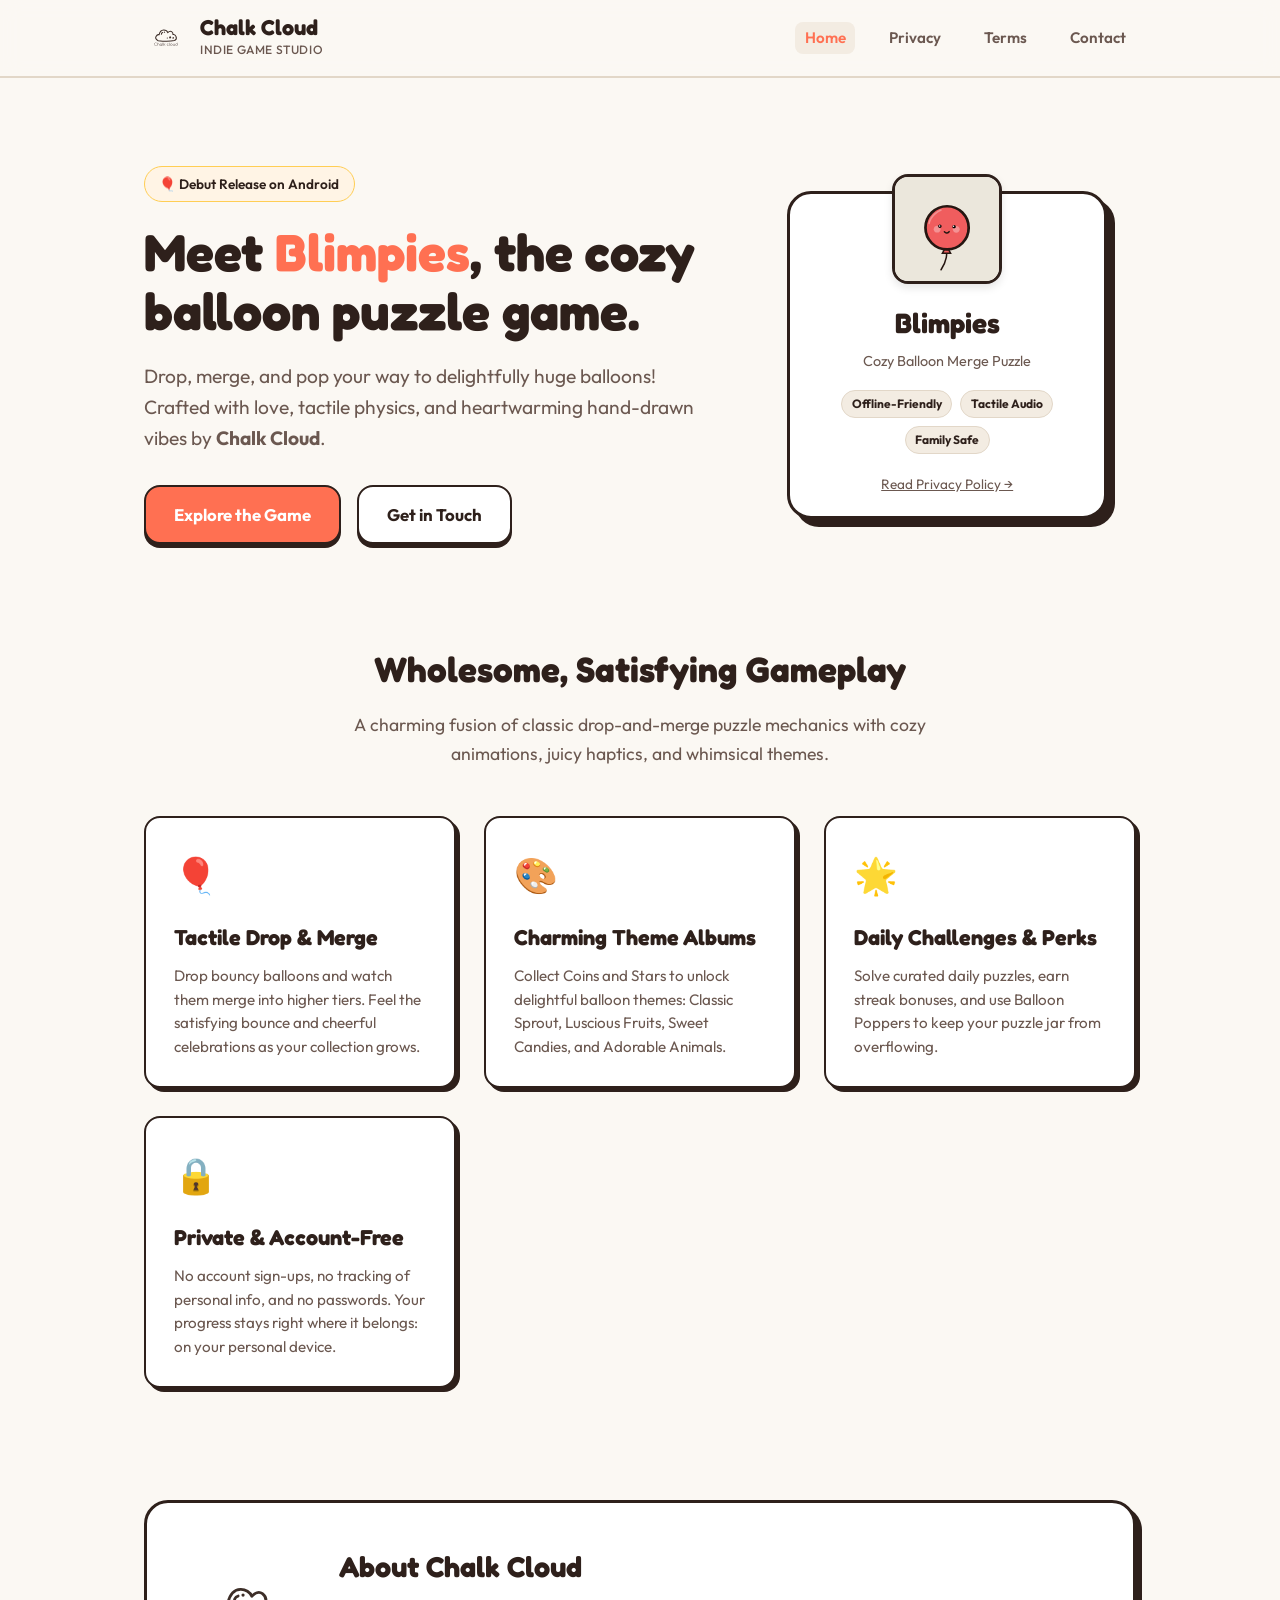
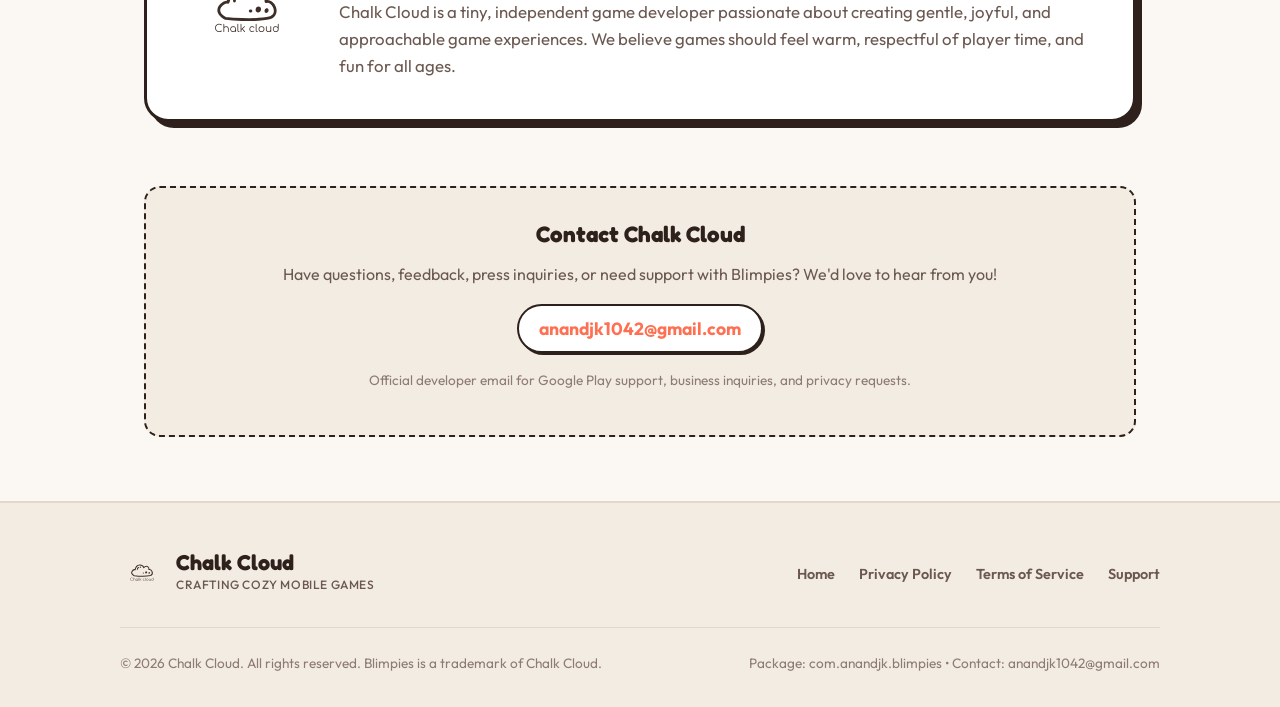
<file: index.html>
<!DOCTYPE html>
<html lang="en">
<head>
  <meta charset="UTF-8">
  <meta name="viewport" content="width=device-width, initial-scale=1.0">
  <title>Chalk Cloud | Indie Game Studio & Creators of Blimpies</title>
  <meta name="description" content="Chalk Cloud is an independent mobile game studio creating cozy, tactile, and charming puzzle games. Meet our debut game, Blimpies!">
  <link rel="stylesheet" href="/style.css">
  <link rel="icon" type="image/svg+xml" href="/assets/blimpies_icon.svg">
</head>
<body>

  <!-- Site Header -->
  <header class="site-header">
    <div class="nav-container">
      <a href="/" class="brand-link" id="brand-nav-link">
        <img src="/assets/chalk_cloud_logo.svg" alt="Chalk Cloud Logo" class="brand-logo">
        <div class="brand-text">
          <span class="brand-name">Chalk Cloud</span>
          <span class="brand-tagline">Indie Game Studio</span>
        </div>
      </a>
      <nav>
        <ul class="nav-links">
          <li><a href="/" class="active" id="nav-home">Home</a></li>
          <li><a href="/privacy" id="nav-privacy">Privacy</a></li>
          <li><a href="/terms" id="nav-terms">Terms</a></li>
          <li><a href="/#contact" id="nav-contact">Contact</a></li>
        </ul>
      </nav>
    </div>
  </header>

  <!-- Main Content -->
  <main class="main-content">

    <!-- Hero Section -->
    <section class="hero" id="hero-section">
      <div class="hero-content">
        <div class="hero-badge">🎈 Debut Release on Android</div>
        <h1>Meet <span class="highlight">Blimpies</span>, the cozy balloon puzzle game.</h1>
        <p class="hero-description">
          Drop, merge, and pop your way to delightfully huge balloons! Crafted with love, tactile physics, and heartwarming hand-drawn vibes by <strong>Chalk Cloud</strong>.
        </p>
        <div class="hero-actions">
          <a href="#about-blimpies" class="btn btn-primary" id="btn-explore-game">Explore the Game</a>
          <a href="#contact" class="btn btn-secondary" id="btn-contact-studio">Get in Touch</a>
        </div>
      </div>

      <div class="hero-visual">
        <div class="hero-card">
          <img src="/assets/blimpies_icon.svg" alt="Blimpies Game Icon" class="game-icon">
          <h2 class="game-title">Blimpies</h2>
          <p class="game-subtitle">Cozy Balloon Merge Puzzle</p>
          <div class="game-badges">
            <span class="badge">Offline-Friendly</span>
            <span class="badge">Tactile Audio</span>
            <span class="badge">Family Safe</span>
          </div>
          <div style="margin-top: 1rem;">
            <a href="/privacy" style="font-size: 0.85rem; color: var(--text-muted); text-decoration: underline;">Read Privacy Policy &rarr;</a>
          </div>
        </div>
      </div>
    </section>

    <!-- Game Showcase Section -->
    <section id="about-blimpies" style="padding: 2rem 0 3rem;">
      <h2 class="section-title">Wholesome, Satisfying Gameplay</h2>
      <p class="section-subtitle">A charming fusion of classic drop-and-merge puzzle mechanics with cozy animations, juicy haptics, and whimsical themes.</p>

      <div class="features-grid">
        <div class="feature-card">
          <div class="feature-icon">🎈</div>
          <h3>Tactile Drop & Merge</h3>
          <p>Drop bouncy balloons and watch them merge into higher tiers. Feel the satisfying bounce and cheerful celebrations as your collection grows.</p>
        </div>

        <div class="feature-card">
          <div class="feature-icon">🎨</div>
          <h3>Charming Theme Albums</h3>
          <p>Collect Coins and Stars to unlock delightful balloon themes: Classic Sprout, Luscious Fruits, Sweet Candies, and Adorable Animals.</p>
        </div>

        <div class="feature-card">
          <div class="feature-icon">🌟</div>
          <h3>Daily Challenges & Perks</h3>
          <p>Solve curated daily puzzles, earn streak bonuses, and use Balloon Poppers to keep your puzzle jar from overflowing.</p>
        </div>

        <div class="feature-card">
          <div class="feature-icon">🔒</div>
          <h3>Private & Account-Free</h3>
          <p>No account sign-ups, no tracking of personal info, and no passwords. Your progress stays right where it belongs: on your personal device.</p>
        </div>
      </div>
    </section>

    <!-- About Chalk Cloud Section -->
    <section class="studio-section" id="about-studio">
      <img src="/assets/chalk_cloud_logo.svg" alt="Chalk Cloud Studio Logo" class="studio-logo">
      <div class="studio-info">
        <h2>About Chalk Cloud</h2>
        <p>
          Chalk Cloud is a tiny, independent game developer passionate about creating gentle, joyful, and approachable game experiences. We believe games should feel warm, respectful of player time, and fun for all ages.
        </p>
      </div>
    </section>

    <!-- Contact & Support Section -->
    <section class="contact-card" id="contact">
      <h3>Contact Chalk Cloud</h3>
      <p>Have questions, feedback, press inquiries, or need support with Blimpies? We'd love to hear from you!</p>
      <a href="mailto:anandjk1042@gmail.com" class="contact-email-badge">anandjk1042@gmail.com</a>
      <p style="margin-top: 1rem; font-size: 0.85rem; color: var(--text-light);">
        Official developer email for Google Play support, business inquiries, and privacy requests.
      </p>
    </section>

  </main>

  <!-- Site Footer -->
  <footer class="site-footer">
    <div class="footer-container">
      <div class="footer-top">
        <div class="brand-link">
          <img src="/assets/chalk_cloud_logo.svg" alt="Chalk Cloud Logo" class="brand-logo">
          <div class="brand-text">
            <span class="brand-name">Chalk Cloud</span>
            <span class="brand-tagline">Crafting cozy mobile games</span>
          </div>
        </div>
        <ul class="footer-links">
          <li><a href="/">Home</a></li>
          <li><a href="/privacy">Privacy Policy</a></li>
          <li><a href="/terms">Terms of Service</a></li>
          <li><a href="mailto:anandjk1042@gmail.com">Support</a></li>
        </ul>
      </div>
      <div class="footer-bottom">
        <p>&copy; 2026 Chalk Cloud. All rights reserved. Blimpies is a trademark of Chalk Cloud.</p>
        <p>Package: com.anandjk.blimpies &bull; Contact: anandjk1042@gmail.com</p>
      </div>
    </div>
  </footer>

</body>
</html>
</file>
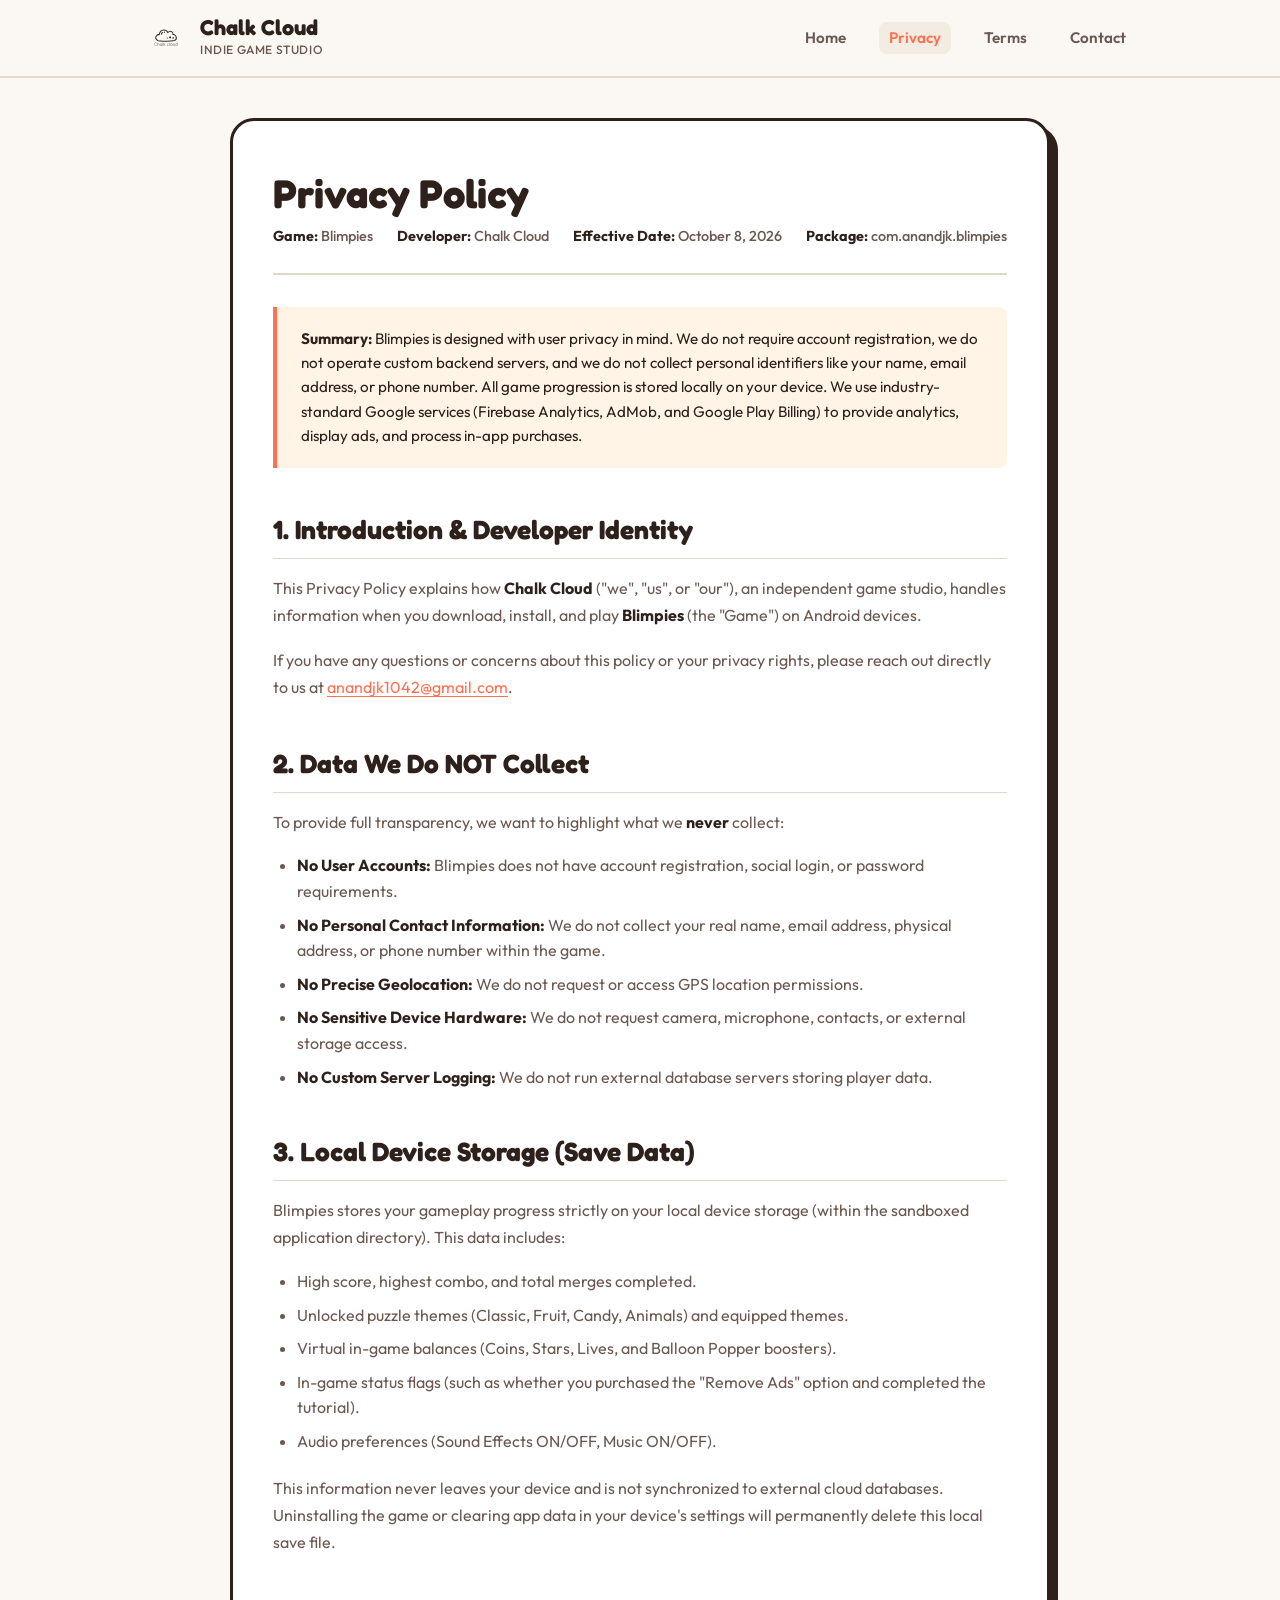
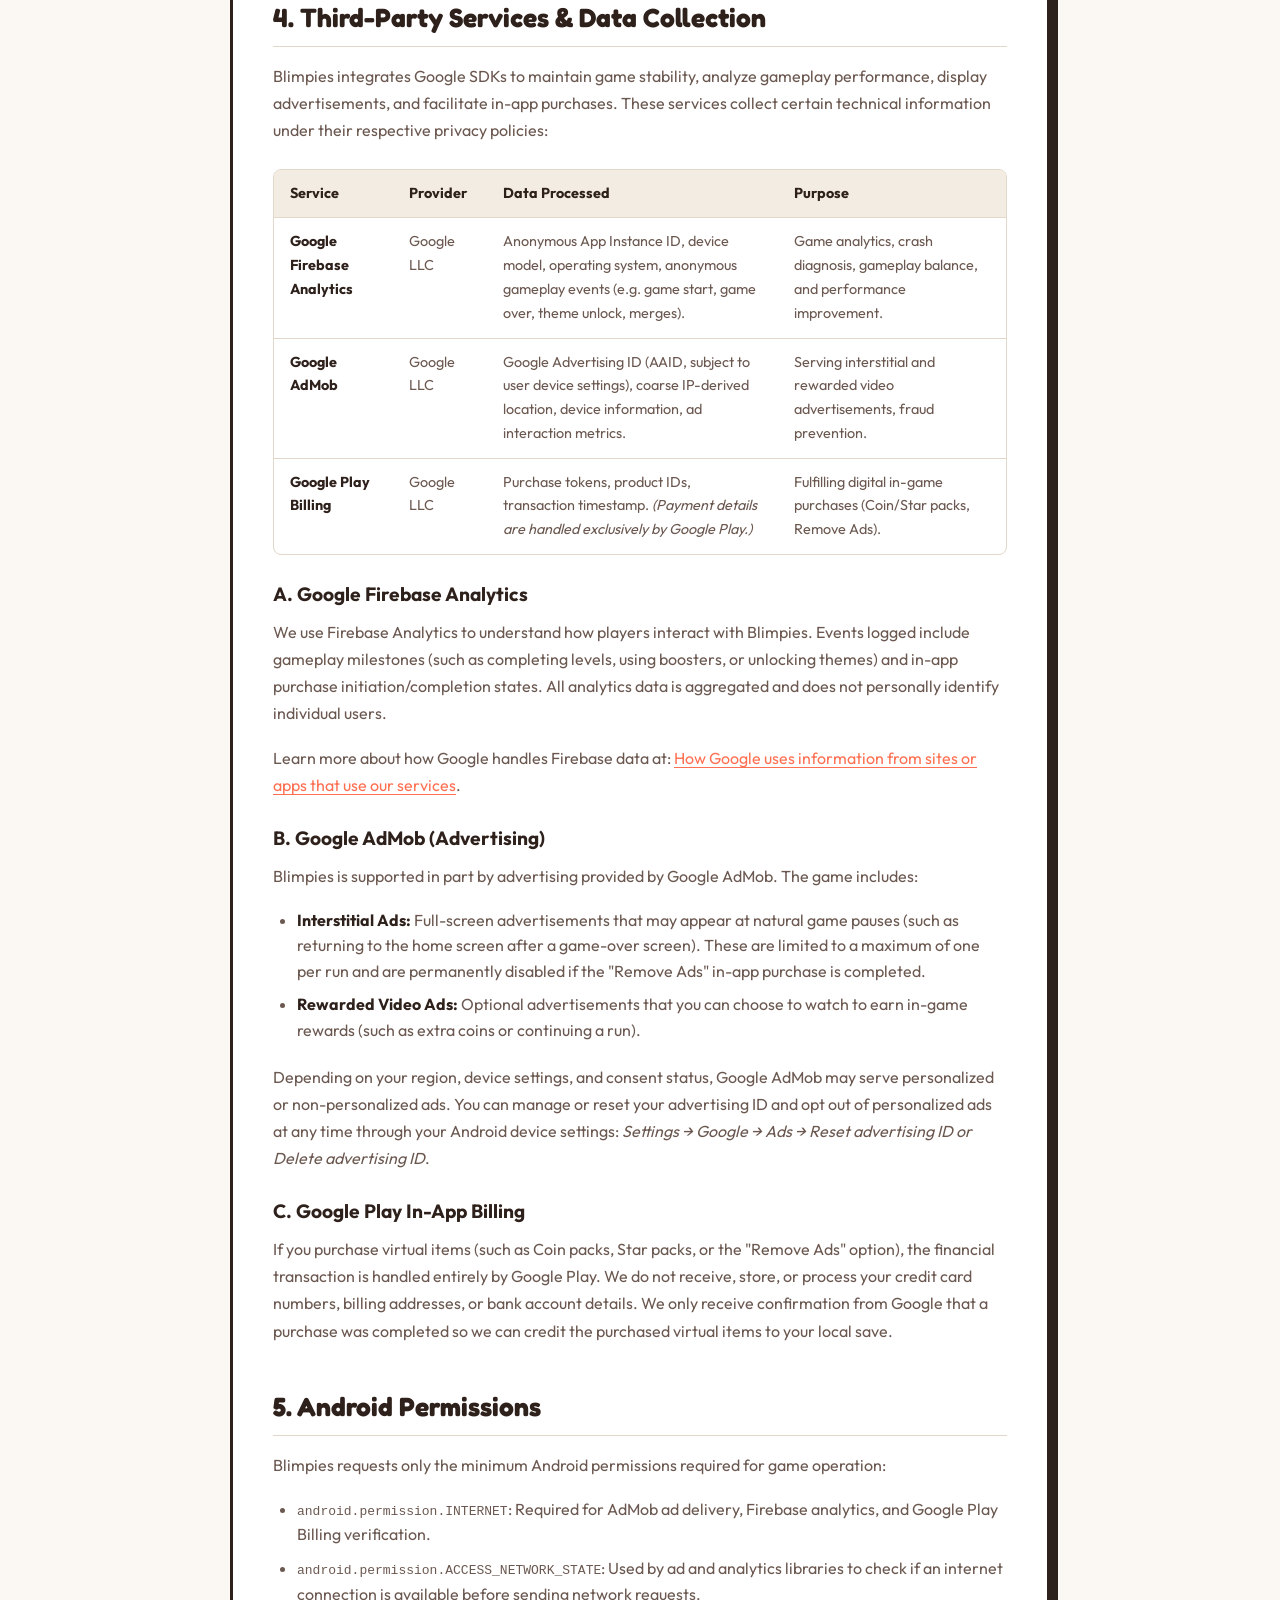
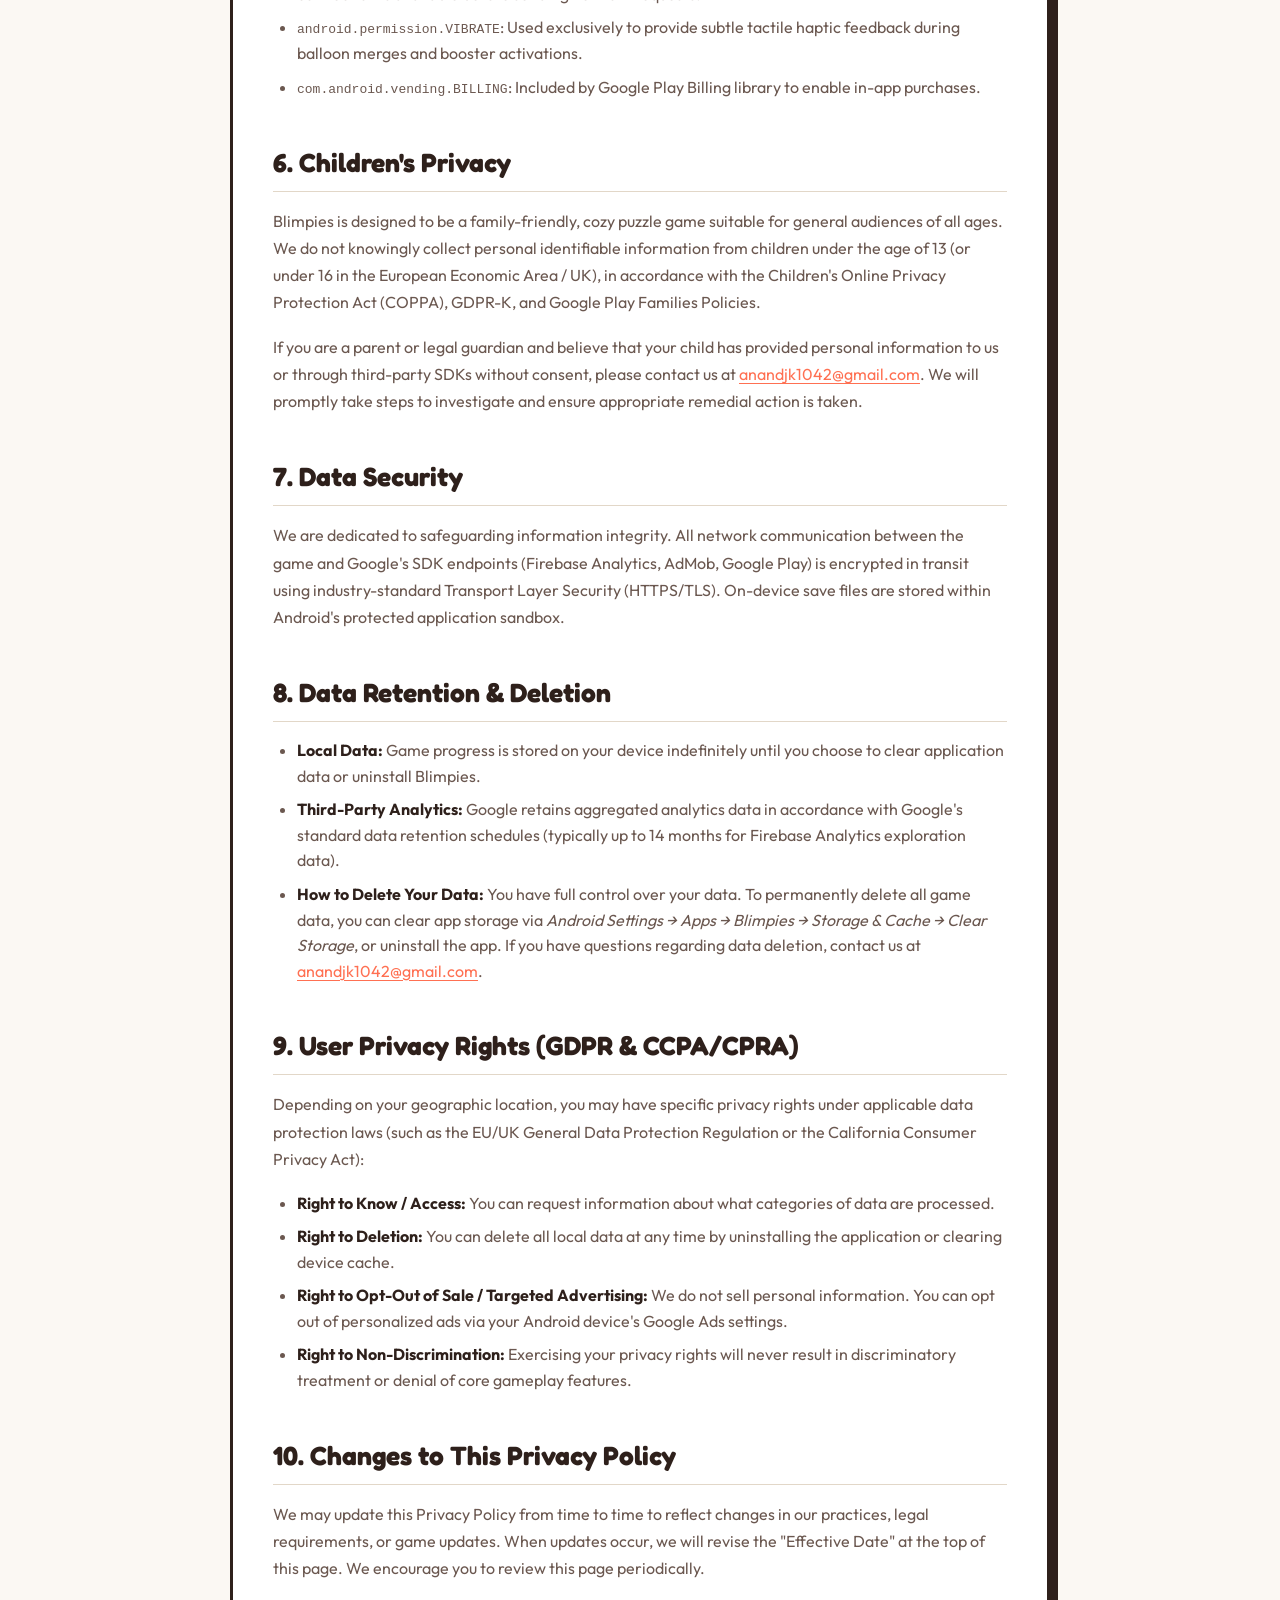
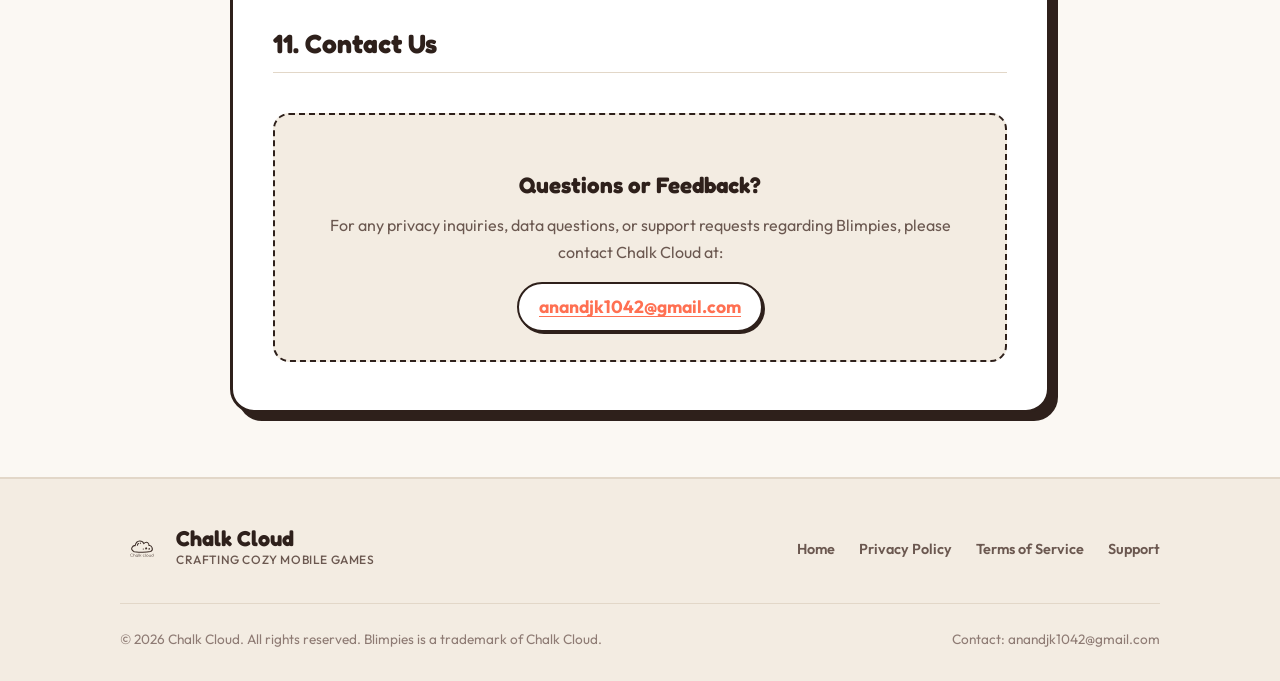
<file: privacy/index.html>
<!DOCTYPE html>
<html lang="en">
<head>
  <meta charset="UTF-8">
  <meta name="viewport" content="width=device-width, initial-scale=1.0">
  <title>Privacy Policy - Blimpies | Chalk Cloud</title>
  <meta name="description" content="Privacy Policy for Blimpies, a mobile puzzle game developed by Chalk Cloud. Learn how your data is handled.">
  <link rel="stylesheet" href="/style.css">
  <link rel="icon" type="image/svg+xml" href="/assets/blimpies_icon.svg">
</head>
<body>

  <!-- Site Header -->
  <header class="site-header">
    <div class="nav-container">
      <a href="/" class="brand-link" id="brand-nav-link">
        <img src="/assets/chalk_cloud_logo.svg" alt="Chalk Cloud Logo" class="brand-logo">
        <div class="brand-text">
          <span class="brand-name">Chalk Cloud</span>
          <span class="brand-tagline">Indie Game Studio</span>
        </div>
      </a>
      <nav>
        <ul class="nav-links">
          <li><a href="/" id="nav-home">Home</a></li>
          <li><a href="/privacy" class="active" id="nav-privacy">Privacy</a></li>
          <li><a href="/terms" id="nav-terms">Terms</a></li>
          <li><a href="/#contact" id="nav-contact">Contact</a></li>
        </ul>
      </nav>
    </div>
  </header>

  <!-- Main Content -->
  <main class="main-content">
    <div class="legal-container">

      <div class="legal-header">
        <h1>Privacy Policy</h1>
        <div class="legal-meta">
          <span><strong>Game:</strong> Blimpies</span>
          <span><strong>Developer:</strong> Chalk Cloud</span>
          <span><strong>Effective Date:</strong> October 8, 2026</span>
          <span><strong>Package:</strong> com.anandjk.blimpies</span>
        </div>
      </div>

      <div class="legal-callout">
        <p><strong>Summary:</strong> Blimpies is designed with user privacy in mind. We do not require account registration, we do not operate custom backend servers, and we do not collect personal identifiers like your name, email address, or phone number. All game progression is stored locally on your device. We use industry-standard Google services (Firebase Analytics, AdMob, and Google Play Billing) to provide analytics, display ads, and process in-app purchases.</p>
      </div>

      <div class="legal-content">
        <h2>1. Introduction & Developer Identity</h2>
        <p>This Privacy Policy explains how <strong>Chalk Cloud</strong> ("we", "us", or "our"), an independent game studio, handles information when you download, install, and play <strong>Blimpies</strong> (the "Game") on Android devices.</p>
        <p>If you have any questions or concerns about this policy or your privacy rights, please reach out directly to us at <a href="mailto:anandjk1042@gmail.com">anandjk1042@gmail.com</a>.</p>

        <h2>2. Data We Do NOT Collect</h2>
        <p>To provide full transparency, we want to highlight what we <strong>never</strong> collect:</p>
        <ul>
          <li><strong>No User Accounts:</strong> Blimpies does not have account registration, social login, or password requirements.</li>
          <li><strong>No Personal Contact Information:</strong> We do not collect your real name, email address, physical address, or phone number within the game.</li>
          <li><strong>No Precise Geolocation:</strong> We do not request or access GPS location permissions.</li>
          <li><strong>No Sensitive Device Hardware:</strong> We do not request camera, microphone, contacts, or external storage access.</li>
          <li><strong>No Custom Server Logging:</strong> We do not run external database servers storing player data.</li>
        </ul>

        <h2>3. Local Device Storage (Save Data)</h2>
        <p>Blimpies stores your gameplay progress strictly on your local device storage (within the sandboxed application directory). This data includes:</p>
        <ul>
          <li>High score, highest combo, and total merges completed.</li>
          <li>Unlocked puzzle themes (Classic, Fruit, Candy, Animals) and equipped themes.</li>
          <li>Virtual in-game balances (Coins, Stars, Lives, and Balloon Popper boosters).</li>
          <li>In-game status flags (such as whether you purchased the "Remove Ads" option and completed the tutorial).</li>
          <li>Audio preferences (Sound Effects ON/OFF, Music ON/OFF).</li>
        </ul>
        <p>This information never leaves your device and is not synchronized to external cloud databases. Uninstalling the game or clearing app data in your device's settings will permanently delete this local save file.</p>

        <h2>4. Third-Party Services & Data Collection</h2>
        <p>Blimpies integrates Google SDKs to maintain game stability, analyze gameplay performance, display advertisements, and facilitate in-app purchases. These services collect certain technical information under their respective privacy policies:</p>

        <div class="data-table-wrapper">
          <table class="data-table">
            <thead>
              <tr>
                <th>Service</th>
                <th>Provider</th>
                <th>Data Processed</th>
                <th>Purpose</th>
              </tr>
            </thead>
            <tbody>
              <tr>
                <td><strong>Google Firebase Analytics</strong></td>
                <td>Google LLC</td>
                <td>Anonymous App Instance ID, device model, operating system, anonymous gameplay events (e.g. game start, game over, theme unlock, merges).</td>
                <td>Game analytics, crash diagnosis, gameplay balance, and performance improvement.</td>
              </tr>
              <tr>
                <td><strong>Google AdMob</strong></td>
                <td>Google LLC</td>
                <td>Google Advertising ID (AAID, subject to user device settings), coarse IP-derived location, device information, ad interaction metrics.</td>
                <td>Serving interstitial and rewarded video advertisements, fraud prevention.</td>
              </tr>
              <tr>
                <td><strong>Google Play Billing</strong></td>
                <td>Google LLC</td>
                <td>Purchase tokens, product IDs, transaction timestamp. <em>(Payment details are handled exclusively by Google Play.)</em></td>
                <td>Fulfilling digital in-game purchases (Coin/Star packs, Remove Ads).</td>
              </tr>
            </tbody>
          </table>
        </div>

        <h3>A. Google Firebase Analytics</h3>
        <p>We use Firebase Analytics to understand how players interact with Blimpies. Events logged include gameplay milestones (such as completing levels, using boosters, or unlocking themes) and in-app purchase initiation/completion states. All analytics data is aggregated and does not personally identify individual users.</p>
        <p>Learn more about how Google handles Firebase data at: <a href="https://policies.google.com/technologies/partner-sites" target="_blank" rel="noopener">How Google uses information from sites or apps that use our services</a>.</p>

        <h3>B. Google AdMob (Advertising)</h3>
        <p>Blimpies is supported in part by advertising provided by Google AdMob. The game includes:</p>
        <ul>
          <li><strong>Interstitial Ads:</strong> Full-screen advertisements that may appear at natural game pauses (such as returning to the home screen after a game-over screen). These are limited to a maximum of one per run and are permanently disabled if the "Remove Ads" in-app purchase is completed.</li>
          <li><strong>Rewarded Video Ads:</strong> Optional advertisements that you can choose to watch to earn in-game rewards (such as extra coins or continuing a run).</li>
        </ul>
        <p>Depending on your region, device settings, and consent status, Google AdMob may serve personalized or non-personalized ads. You can manage or reset your advertising ID and opt out of personalized ads at any time through your Android device settings: <em>Settings &rarr; Google &rarr; Ads &rarr; Reset advertising ID or Delete advertising ID</em>.</p>

        <h3>C. Google Play In-App Billing</h3>
        <p>If you purchase virtual items (such as Coin packs, Star packs, or the "Remove Ads" option), the financial transaction is handled entirely by Google Play. We do not receive, store, or process your credit card numbers, billing addresses, or bank account details. We only receive confirmation from Google that a purchase was completed so we can credit the purchased virtual items to your local save.</p>

        <h2>5. Android Permissions</h2>
        <p>Blimpies requests only the minimum Android permissions required for game operation:</p>
        <ul>
          <li><code>android.permission.INTERNET</code>: Required for AdMob ad delivery, Firebase analytics, and Google Play Billing verification.</li>
          <li><code>android.permission.ACCESS_NETWORK_STATE</code>: Used by ad and analytics libraries to check if an internet connection is available before sending network requests.</li>
          <li><code>android.permission.VIBRATE</code>: Used exclusively to provide subtle tactile haptic feedback during balloon merges and booster activations.</li>
          <li><code>com.android.vending.BILLING</code>: Included by Google Play Billing library to enable in-app purchases.</li>
        </ul>

        <h2>6. Children's Privacy</h2>
        <p>Blimpies is designed to be a family-friendly, cozy puzzle game suitable for general audiences of all ages. We do not knowingly collect personal identifiable information from children under the age of 13 (or under 16 in the European Economic Area / UK), in accordance with the Children's Online Privacy Protection Act (COPPA), GDPR-K, and Google Play Families Policies.</p>
        <p>If you are a parent or legal guardian and believe that your child has provided personal information to us or through third-party SDKs without consent, please contact us at <a href="mailto:anandjk1042@gmail.com">anandjk1042@gmail.com</a>. We will promptly take steps to investigate and ensure appropriate remedial action is taken.</p>

        <h2>7. Data Security</h2>
        <p>We are dedicated to safeguarding information integrity. All network communication between the game and Google's SDK endpoints (Firebase Analytics, AdMob, Google Play) is encrypted in transit using industry-standard Transport Layer Security (HTTPS/TLS). On-device save files are stored within Android's protected application sandbox.</p>

        <h2>8. Data Retention & Deletion</h2>
        <ul>
          <li><strong>Local Data:</strong> Game progress is stored on your device indefinitely until you choose to clear application data or uninstall Blimpies.</li>
          <li><strong>Third-Party Analytics:</strong> Google retains aggregated analytics data in accordance with Google's standard data retention schedules (typically up to 14 months for Firebase Analytics exploration data).</li>
          <li><strong>How to Delete Your Data:</strong> You have full control over your data. To permanently delete all game data, you can clear app storage via <em>Android Settings &rarr; Apps &rarr; Blimpies &rarr; Storage & Cache &rarr; Clear Storage</em>, or uninstall the app. If you have questions regarding data deletion, contact us at <a href="mailto:anandjk1042@gmail.com">anandjk1042@gmail.com</a>.</li>
        </ul>

        <h2>9. User Privacy Rights (GDPR & CCPA/CPRA)</h2>
        <p>Depending on your geographic location, you may have specific privacy rights under applicable data protection laws (such as the EU/UK General Data Protection Regulation or the California Consumer Privacy Act):</p>
        <ul>
          <li><strong>Right to Know / Access:</strong> You can request information about what categories of data are processed.</li>
          <li><strong>Right to Deletion:</strong> You can delete all local data at any time by uninstalling the application or clearing device cache.</li>
          <li><strong>Right to Opt-Out of Sale / Targeted Advertising:</strong> We do not sell personal information. You can opt out of personalized ads via your Android device's Google Ads settings.</li>
          <li><strong>Right to Non-Discrimination:</strong> Exercising your privacy rights will never result in discriminatory treatment or denial of core gameplay features.</li>
        </ul>

        <h2>10. Changes to This Privacy Policy</h2>
        <p>We may update this Privacy Policy from time to time to reflect changes in our practices, legal requirements, or game updates. When updates occur, we will revise the "Effective Date" at the top of this page. We encourage you to review this page periodically.</p>

        <h2>11. Contact Us</h2>
        <div class="contact-card">
          <h3>Questions or Feedback?</h3>
          <p>For any privacy inquiries, data questions, or support requests regarding Blimpies, please contact Chalk Cloud at:</p>
          <a href="mailto:anandjk1042@gmail.com" class="contact-email-badge">anandjk1042@gmail.com</a>
        </div>
      </div>

    </div>
  </main>

  <!-- Site Footer -->
  <footer class="site-footer">
    <div class="footer-container">
      <div class="footer-top">
        <div class="brand-link">
          <img src="/assets/chalk_cloud_logo.svg" alt="Chalk Cloud Logo" class="brand-logo">
          <div class="brand-text">
            <span class="brand-name">Chalk Cloud</span>
            <span class="brand-tagline">Crafting cozy mobile games</span>
          </div>
        </div>
        <ul class="footer-links">
          <li><a href="/">Home</a></li>
          <li><a href="/privacy">Privacy Policy</a></li>
          <li><a href="/terms">Terms of Service</a></li>
          <li><a href="mailto:anandjk1042@gmail.com">Support</a></li>
        </ul>
      </div>
      <div class="footer-bottom">
        <p>&copy; 2026 Chalk Cloud. All rights reserved. Blimpies is a trademark of Chalk Cloud.</p>
        <p>Contact: anandjk1042@gmail.com</p>
      </div>
    </div>
  </footer>

</body>
</html>
</file>
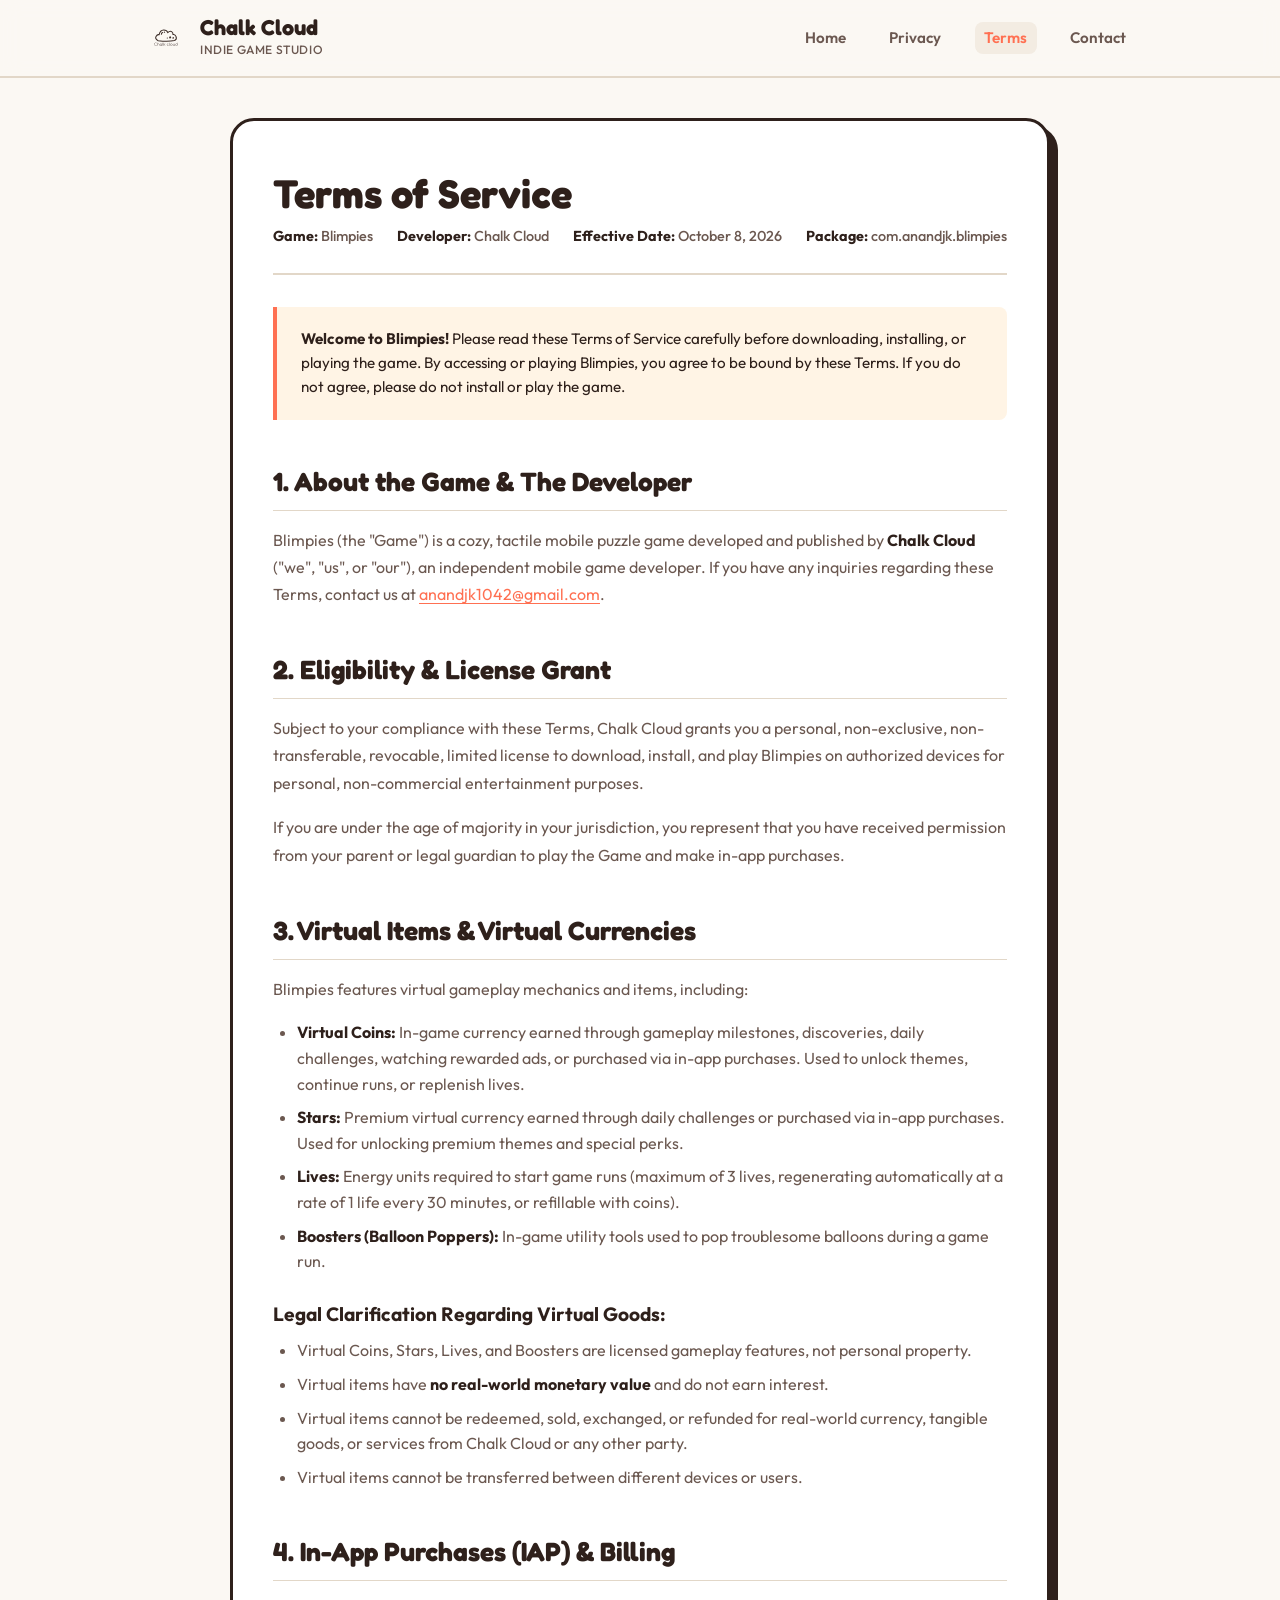
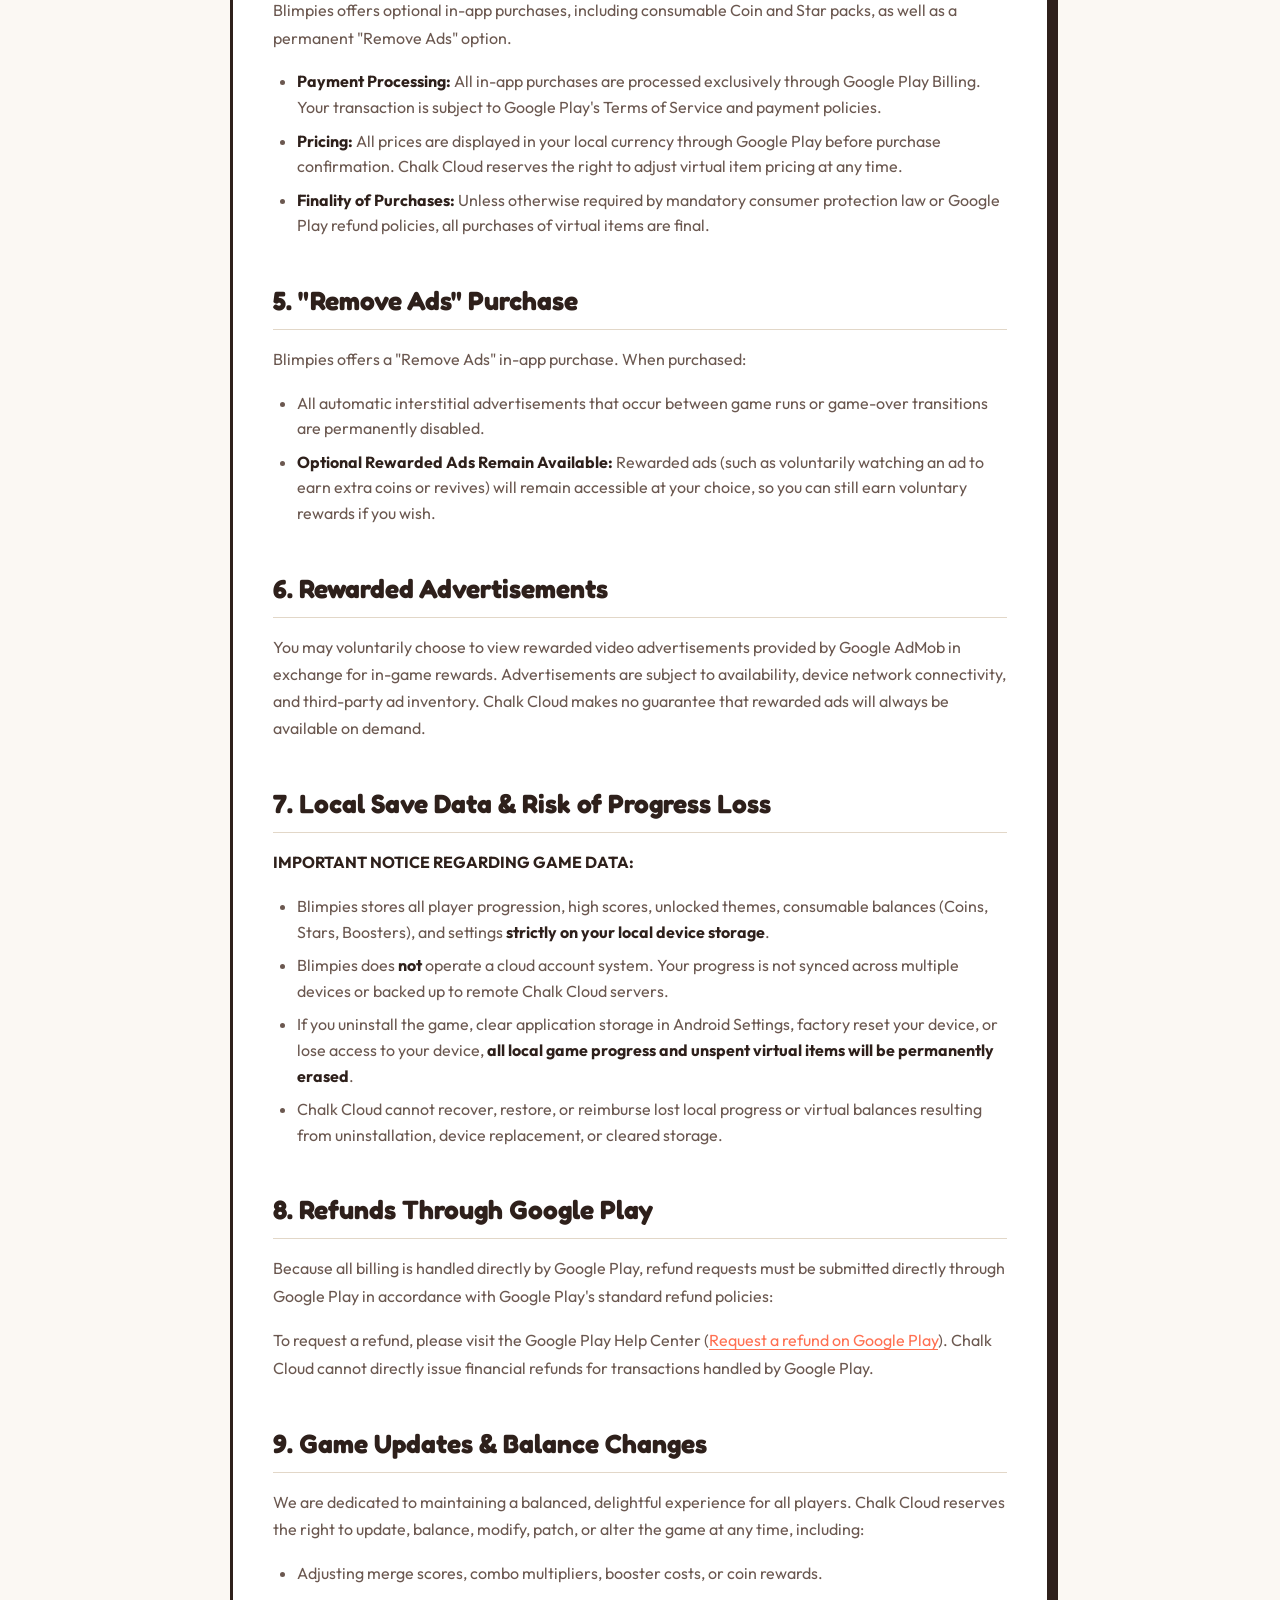
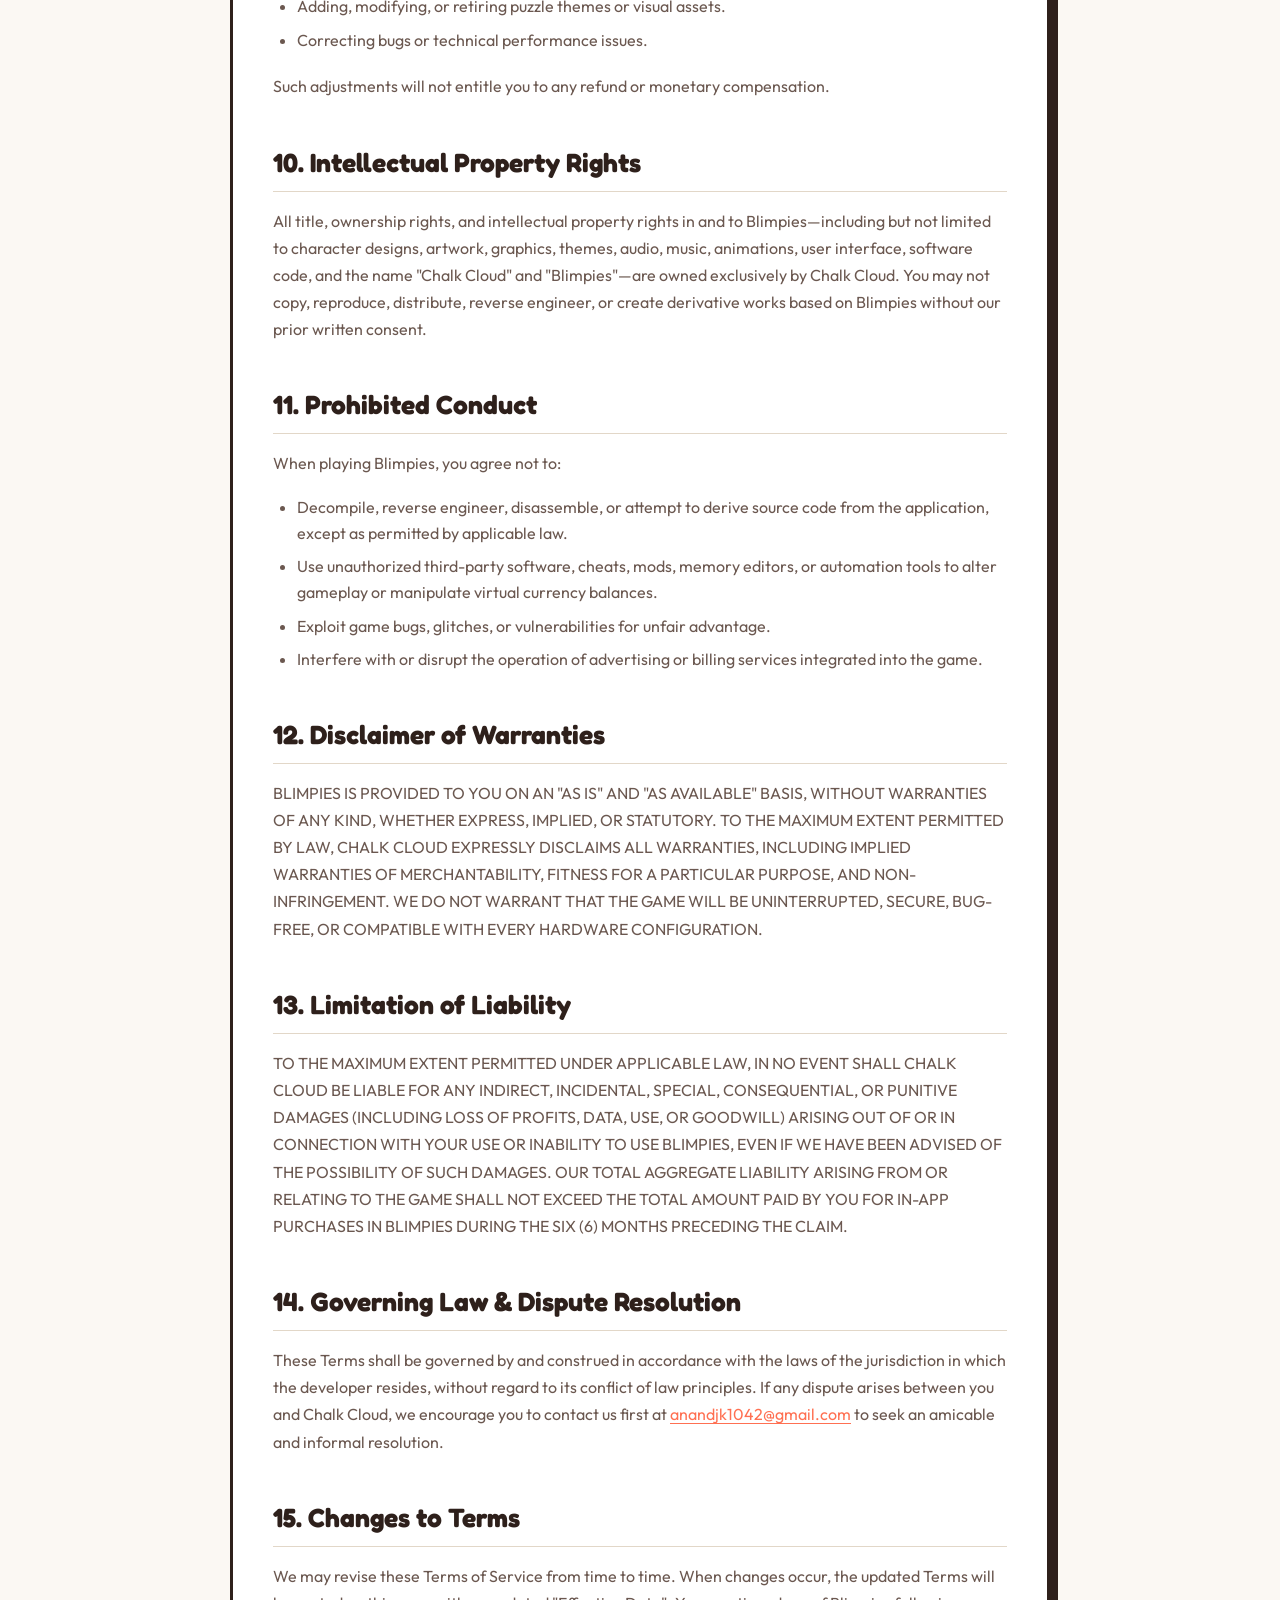
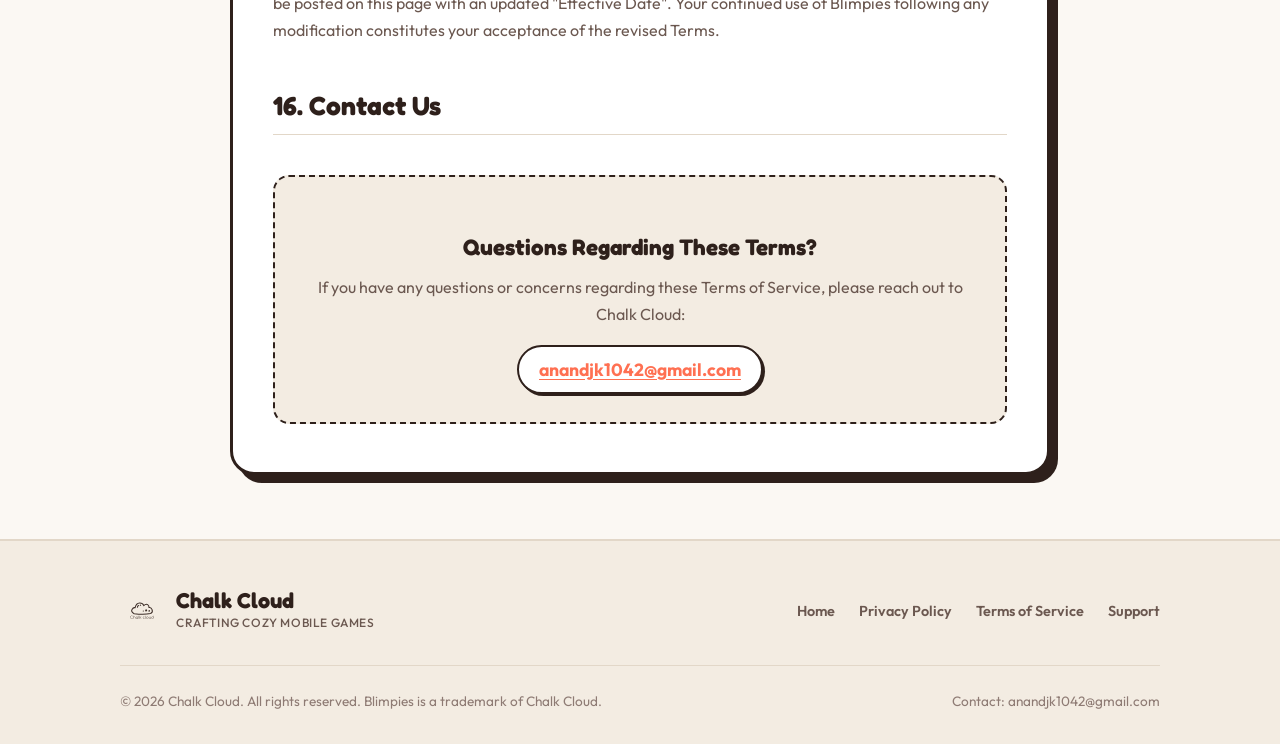
<file: terms/index.html>
<!DOCTYPE html>
<html lang="en">
<head>
  <meta charset="UTF-8">
  <meta name="viewport" content="width=device-width, initial-scale=1.0">
  <title>Terms of Service - Blimpies | Chalk Cloud</title>
  <meta name="description" content="Terms of Service for Blimpies, an indie mobile puzzle game developed by Chalk Cloud.">
  <link rel="stylesheet" href="/style.css">
  <link rel="icon" type="image/svg+xml" href="/assets/blimpies_icon.svg">
</head>
<body>

  <!-- Site Header -->
  <header class="site-header">
    <div class="nav-container">
      <a href="/" class="brand-link" id="brand-nav-link">
        <img src="/assets/chalk_cloud_logo.svg" alt="Chalk Cloud Logo" class="brand-logo">
        <div class="brand-text">
          <span class="brand-name">Chalk Cloud</span>
          <span class="brand-tagline">Indie Game Studio</span>
        </div>
      </a>
      <nav>
        <ul class="nav-links">
          <li><a href="/" id="nav-home">Home</a></li>
          <li><a href="/privacy" id="nav-privacy">Privacy</a></li>
          <li><a href="/terms" class="active" id="nav-terms">Terms</a></li>
          <li><a href="/#contact" id="nav-contact">Contact</a></li>
        </ul>
      </nav>
    </div>
  </header>

  <!-- Main Content -->
  <main class="main-content">
    <div class="legal-container">

      <div class="legal-header">
        <h1>Terms of Service</h1>
        <div class="legal-meta">
          <span><strong>Game:</strong> Blimpies</span>
          <span><strong>Developer:</strong> Chalk Cloud</span>
          <span><strong>Effective Date:</strong> October 8, 2026</span>
          <span><strong>Package:</strong> com.anandjk.blimpies</span>
        </div>
      </div>

      <div class="legal-callout">
        <p><strong>Welcome to Blimpies!</strong> Please read these Terms of Service carefully before downloading, installing, or playing the game. By accessing or playing Blimpies, you agree to be bound by these Terms. If you do not agree, please do not install or play the game.</p>
      </div>

      <div class="legal-content">
        <h2>1. About the Game & The Developer</h2>
        <p>Blimpies (the "Game") is a cozy, tactile mobile puzzle game developed and published by <strong>Chalk Cloud</strong> ("we", "us", or "our"), an independent mobile game developer. If you have any inquiries regarding these Terms, contact us at <a href="mailto:anandjk1042@gmail.com">anandjk1042@gmail.com</a>.</p>

        <h2>2. Eligibility & License Grant</h2>
        <p>Subject to your compliance with these Terms, Chalk Cloud grants you a personal, non-exclusive, non-transferable, revocable, limited license to download, install, and play Blimpies on authorized devices for personal, non-commercial entertainment purposes.</p>
        <p>If you are under the age of majority in your jurisdiction, you represent that you have received permission from your parent or legal guardian to play the Game and make in-app purchases.</p>

        <h2>3. Virtual Items & Virtual Currencies</h2>
        <p>Blimpies features virtual gameplay mechanics and items, including:</p>
        <ul>
          <li><strong>Virtual Coins:</strong> In-game currency earned through gameplay milestones, discoveries, daily challenges, watching rewarded ads, or purchased via in-app purchases. Used to unlock themes, continue runs, or replenish lives.</li>
          <li><strong>Stars:</strong> Premium virtual currency earned through daily challenges or purchased via in-app purchases. Used for unlocking premium themes and special perks.</li>
          <li><strong>Lives:</strong> Energy units required to start game runs (maximum of 3 lives, regenerating automatically at a rate of 1 life every 30 minutes, or refillable with coins).</li>
          <li><strong>Boosters (Balloon Poppers):</strong> In-game utility tools used to pop troublesome balloons during a game run.</li>
        </ul>

        <h3>Legal Clarification Regarding Virtual Goods:</h3>
        <ul>
          <li>Virtual Coins, Stars, Lives, and Boosters are licensed gameplay features, not personal property.</li>
          <li>Virtual items have <strong>no real-world monetary value</strong> and do not earn interest.</li>
          <li>Virtual items cannot be redeemed, sold, exchanged, or refunded for real-world currency, tangible goods, or services from Chalk Cloud or any other party.</li>
          <li>Virtual items cannot be transferred between different devices or users.</li>
        </ul>

        <h2>4. In-App Purchases (IAP) & Billing</h2>
        <p>Blimpies offers optional in-app purchases, including consumable Coin and Star packs, as well as a permanent "Remove Ads" option.</p>
        <ul>
          <li><strong>Payment Processing:</strong> All in-app purchases are processed exclusively through Google Play Billing. Your transaction is subject to Google Play's Terms of Service and payment policies.</li>
          <li><strong>Pricing:</strong> All prices are displayed in your local currency through Google Play before purchase confirmation. Chalk Cloud reserves the right to adjust virtual item pricing at any time.</li>
          <li><strong>Finality of Purchases:</strong> Unless otherwise required by mandatory consumer protection law or Google Play refund policies, all purchases of virtual items are final.</li>
        </ul>

        <h2>5. "Remove Ads" Purchase</h2>
        <p>Blimpies offers a "Remove Ads" in-app purchase. When purchased:</p>
        <ul>
          <li>All automatic interstitial advertisements that occur between game runs or game-over transitions are permanently disabled.</li>
          <li><strong>Optional Rewarded Ads Remain Available:</strong> Rewarded ads (such as voluntarily watching an ad to earn extra coins or revives) will remain accessible at your choice, so you can still earn voluntary rewards if you wish.</li>
        </ul>

        <h2>6. Rewarded Advertisements</h2>
        <p>You may voluntarily choose to view rewarded video advertisements provided by Google AdMob in exchange for in-game rewards. Advertisements are subject to availability, device network connectivity, and third-party ad inventory. Chalk Cloud makes no guarantee that rewarded ads will always be available on demand.</p>

        <h2>7. Local Save Data & Risk of Progress Loss</h2>
        <p><strong>IMPORTANT NOTICE REGARDING GAME DATA:</strong></p>
        <ul>
          <li>Blimpies stores all player progression, high scores, unlocked themes, consumable balances (Coins, Stars, Boosters), and settings <strong>strictly on your local device storage</strong>.</li>
          <li>Blimpies does <strong>not</strong> operate a cloud account system. Your progress is not synced across multiple devices or backed up to remote Chalk Cloud servers.</li>
          <li>If you uninstall the game, clear application storage in Android Settings, factory reset your device, or lose access to your device, <strong>all local game progress and unspent virtual items will be permanently erased</strong>.</li>
          <li>Chalk Cloud cannot recover, restore, or reimburse lost local progress or virtual balances resulting from uninstallation, device replacement, or cleared storage.</li>
        </ul>

        <h2>8. Refunds Through Google Play</h2>
        <p>Because all billing is handled directly by Google Play, refund requests must be submitted directly through Google Play in accordance with Google Play's standard refund policies:</p>
        <p>To request a refund, please visit the Google Play Help Center (<a href="https://support.google.com/googleplay/answer/2479637" target="_blank" rel="noopener">Request a refund on Google Play</a>). Chalk Cloud cannot directly issue financial refunds for transactions handled by Google Play.</p>

        <h2>9. Game Updates & Balance Changes</h2>
        <p>We are dedicated to maintaining a balanced, delightful experience for all players. Chalk Cloud reserves the right to update, balance, modify, patch, or alter the game at any time, including:</p>
        <ul>
          <li>Adjusting merge scores, combo multipliers, booster costs, or coin rewards.</li>
          <li>Adding, modifying, or retiring puzzle themes or visual assets.</li>
          <li>Correcting bugs or technical performance issues.</li>
        </ul>
        <p>Such adjustments will not entitle you to any refund or monetary compensation.</p>

        <h2>10. Intellectual Property Rights</h2>
        <p>All title, ownership rights, and intellectual property rights in and to Blimpies—including but not limited to character designs, artwork, graphics, themes, audio, music, animations, user interface, software code, and the name "Chalk Cloud" and "Blimpies"—are owned exclusively by Chalk Cloud. You may not copy, reproduce, distribute, reverse engineer, or create derivative works based on Blimpies without our prior written consent.</p>

        <h2>11. Prohibited Conduct</h2>
        <p>When playing Blimpies, you agree not to:</p>
        <ul>
          <li>Decompile, reverse engineer, disassemble, or attempt to derive source code from the application, except as permitted by applicable law.</li>
          <li>Use unauthorized third-party software, cheats, mods, memory editors, or automation tools to alter gameplay or manipulate virtual currency balances.</li>
          <li>Exploit game bugs, glitches, or vulnerabilities for unfair advantage.</li>
          <li>Interfere with or disrupt the operation of advertising or billing services integrated into the game.</li>
        </ul>

        <h2>12. Disclaimer of Warranties</h2>
        <p>BLIMPIES IS PROVIDED TO YOU ON AN "AS IS" AND "AS AVAILABLE" BASIS, WITHOUT WARRANTIES OF ANY KIND, WHETHER EXPRESS, IMPLIED, OR STATUTORY. TO THE MAXIMUM EXTENT PERMITTED BY LAW, CHALK CLOUD EXPRESSLY DISCLAIMS ALL WARRANTIES, INCLUDING IMPLIED WARRANTIES OF MERCHANTABILITY, FITNESS FOR A PARTICULAR PURPOSE, AND NON-INFRINGEMENT. WE DO NOT WARRANT THAT THE GAME WILL BE UNINTERRUPTED, SECURE, BUG-FREE, OR COMPATIBLE WITH EVERY HARDWARE CONFIGURATION.</p>

        <h2>13. Limitation of Liability</h2>
        <p>TO THE MAXIMUM EXTENT PERMITTED UNDER APPLICABLE LAW, IN NO EVENT SHALL CHALK CLOUD BE LIABLE FOR ANY INDIRECT, INCIDENTAL, SPECIAL, CONSEQUENTIAL, OR PUNITIVE DAMAGES (INCLUDING LOSS OF PROFITS, DATA, USE, OR GOODWILL) ARISING OUT OF OR IN CONNECTION WITH YOUR USE OR INABILITY TO USE BLIMPIES, EVEN IF WE HAVE BEEN ADVISED OF THE POSSIBILITY OF SUCH DAMAGES. OUR TOTAL AGGREGATE LIABILITY ARISING FROM OR RELATING TO THE GAME SHALL NOT EXCEED THE TOTAL AMOUNT PAID BY YOU FOR IN-APP PURCHASES IN BLIMPIES DURING THE SIX (6) MONTHS PRECEDING THE CLAIM.</p>

        <h2>14. Governing Law & Dispute Resolution</h2>
        <p>These Terms shall be governed by and construed in accordance with the laws of the jurisdiction in which the developer resides, without regard to its conflict of law principles. If any dispute arises between you and Chalk Cloud, we encourage you to contact us first at <a href="mailto:anandjk1042@gmail.com">anandjk1042@gmail.com</a> to seek an amicable and informal resolution.</p>

        <h2>15. Changes to Terms</h2>
        <p>We may revise these Terms of Service from time to time. When changes occur, the updated Terms will be posted on this page with an updated "Effective Date". Your continued use of Blimpies following any modification constitutes your acceptance of the revised Terms.</p>

        <h2>16. Contact Us</h2>
        <div class="contact-card">
          <h3>Questions Regarding These Terms?</h3>
          <p>If you have any questions or concerns regarding these Terms of Service, please reach out to Chalk Cloud:</p>
          <a href="mailto:anandjk1042@gmail.com" class="contact-email-badge">anandjk1042@gmail.com</a>
        </div>
      </div>

    </div>
  </main>

  <!-- Site Footer -->
  <footer class="site-footer">
    <div class="footer-container">
      <div class="footer-top">
        <div class="brand-link">
          <img src="/assets/chalk_cloud_logo.svg" alt="Chalk Cloud Logo" class="brand-logo">
          <div class="brand-text">
            <span class="brand-name">Chalk Cloud</span>
            <span class="brand-tagline">Crafting cozy mobile games</span>
          </div>
        </div>
        <ul class="footer-links">
          <li><a href="/">Home</a></li>
          <li><a href="/privacy">Privacy Policy</a></li>
          <li><a href="/terms">Terms of Service</a></li>
          <li><a href="mailto:anandjk1042@gmail.com">Support</a></li>
        </ul>
      </div>
      <div class="footer-bottom">
        <p>&copy; 2026 Chalk Cloud. All rights reserved. Blimpies is a trademark of Chalk Cloud.</p>
        <p>Contact: anandjk1042@gmail.com</p>
      </div>
    </div>
  </footer>

</body>
</html>
</file>
<file: style.css>
/* Chalk Cloud & Blimpies Design System */
@import url('https://fonts.googleapis.com/css2?family=Outfit:wght@300;400;500;600;700;800&family=Fredoka:wght@500;600;700&display=swap');

:root {
  --bg-main: #FBF8F3;
  --bg-card: #FFFFFF;
  --bg-subtle: #F3ECE2;
  --bg-accent: #FFF4E5;
  --text-main: #2E201B;
  --text-muted: #6B5850;
  --text-light: #8E7B74;
  --border-color: #E2D7C8;
  --border-strong: #2E201B;
  --primary: #FF7052;
  --primary-hover: #E85B3F;
  --accent-yellow: #FFCE54;
  --accent-blue: #4FA3E2;
  --accent-green: #48BB78;
  --accent-purple: #9F7AEA;
  --shadow-sm: 0 2px 4px rgba(46, 32, 27, 0.05);
  --shadow-md: 0 4px 12px rgba(46, 32, 27, 0.08);
  --shadow-tactile: 0 4px 0 #2E201B;
  --radius-sm: 8px;
  --radius-md: 16px;
  --radius-lg: 24px;
  --radius-full: 9999px;
  --container-width: 1040px;
  --doc-width: 820px;
}

* {
  box-sizing: border-box;
  margin: 0;
  padding: 0;
}

body {
  font-family: 'Outfit', -apple-system, BlinkMacSystemFont, "Segoe UI", Roboto, sans-serif;
  background-color: var(--bg-main);
  color: var(--text-main);
  line-height: 1.65;
  -webkit-font-smoothing: antialiased;
  min-height: 100vh;
  display: flex;
  flex-direction: column;
}

/* Header & Navigation */
header.site-header {
  background-color: rgba(251, 248, 243, 0.92);
  backdrop-filter: blur(10px);
  position: sticky;
  top: 0;
  z-index: 100;
  border-bottom: 2px solid var(--border-color);
}

.nav-container {
  max-width: var(--container-width);
  margin: 0 auto;
  padding: 1rem 1.5rem;
  display: flex;
  align-items: center;
  justify-content: space-between;
}

.brand-link {
  display: flex;
  align-items: center;
  gap: 0.75rem;
  text-decoration: none;
  color: var(--text-main);
}

.brand-logo {
  width: 44px;
  height: 44px;
  border-radius: var(--radius-sm);
  object-fit: contain;
}

.brand-text {
  display: flex;
  flex-direction: column;
}

.brand-name {
  font-family: 'Fredoka', sans-serif;
  font-weight: 700;
  font-size: 1.35rem;
  line-height: 1.1;
  color: var(--text-main);
}

.brand-tagline {
  font-size: 0.75rem;
  color: var(--text-muted);
  font-weight: 500;
  text-transform: uppercase;
  letter-spacing: 0.05em;
}

.nav-links {
  display: flex;
  align-items: center;
  gap: 1.5rem;
  list-style: none;
}

.nav-links a {
  text-decoration: none;
  color: var(--text-muted);
  font-weight: 600;
  font-size: 0.95rem;
  transition: color 0.15s ease;
  padding: 0.4rem 0.6rem;
  border-radius: var(--radius-sm);
}

.nav-links a:hover {
  color: var(--primary);
}

.nav-links a.active {
  color: var(--primary);
  background-color: var(--bg-subtle);
}

/* Main Content Wrapper */
main.main-content {
  flex: 1;
  max-width: var(--container-width);
  width: 100%;
  margin: 0 auto;
  padding: 2.5rem 1.5rem 4rem;
}

/* Hero Section */
.hero {
  display: grid;
  grid-template-columns: 1.2fr 0.8fr;
  align-items: center;
  gap: 3rem;
  padding: 3rem 0 4rem;
}

.hero-badge {
  display: inline-flex;
  align-items: center;
  gap: 0.5rem;
  padding: 0.35rem 0.9rem;
  background-color: var(--bg-accent);
  border: 1.5px solid var(--accent-yellow);
  border-radius: var(--radius-full);
  font-size: 0.85rem;
  font-weight: 600;
  color: var(--text-main);
  margin-bottom: 1.25rem;
}

.hero h1 {
  font-family: 'Fredoka', sans-serif;
  font-size: 3.25rem;
  line-height: 1.15;
  color: var(--text-main);
  margin-bottom: 1.25rem;
}

.hero h1 span.highlight {
  color: var(--primary);
  position: relative;
}

.hero-description {
  font-size: 1.2rem;
  color: var(--text-muted);
  margin-bottom: 2rem;
  line-height: 1.6;
}

.hero-actions {
  display: flex;
  flex-wrap: wrap;
  gap: 1rem;
}

.btn {
  display: inline-flex;
  align-items: center;
  justify-content: center;
  gap: 0.6rem;
  padding: 0.85rem 1.75rem;
  font-size: 1.05rem;
  font-weight: 700;
  border-radius: var(--radius-md);
  text-decoration: none;
  cursor: pointer;
  transition: transform 0.1s ease, box-shadow 0.1s ease, background-color 0.2s ease;
}

.btn-primary {
  background-color: var(--primary);
  color: #FFFFFF;
  border: 2px solid var(--border-strong);
  box-shadow: 0 4px 0 var(--border-strong);
}

.btn-primary:hover {
  background-color: var(--primary-hover);
  transform: translateY(-2px);
  box-shadow: 0 6px 0 var(--border-strong);
}

.btn-primary:active {
  transform: translateY(2px);
  box-shadow: 0 2px 0 var(--border-strong);
}

.btn-secondary {
  background-color: var(--bg-card);
  color: var(--text-main);
  border: 2px solid var(--border-strong);
  box-shadow: 0 4px 0 var(--border-strong);
}

.btn-secondary:hover {
  background-color: var(--bg-subtle);
  transform: translateY(-2px);
  box-shadow: 0 6px 0 var(--border-strong);
}

.hero-visual {
  position: relative;
  display: flex;
  justify-content: center;
}

.hero-card {
  background-color: var(--bg-card);
  border: 3px solid var(--border-strong);
  border-radius: var(--radius-lg);
  padding: 1.25rem;
  box-shadow: 8px 8px 0 var(--border-strong);
  max-width: 320px;
  width: 100%;
  text-align: center;
}

.hero-card img.game-icon {
  width: 110px;
  height: 110px;
  border-radius: var(--radius-md);
  margin: -2.5rem auto 1rem;
  display: block;
  border: 3px solid var(--border-strong);
  background: white;
  box-shadow: 0 4px 8px rgba(0,0,0,0.1);
}

.game-title {
  font-family: 'Fredoka', sans-serif;
  font-size: 1.75rem;
  color: var(--text-main);
  margin-bottom: 0.25rem;
}

.game-subtitle {
  font-size: 0.9rem;
  color: var(--text-muted);
  margin-bottom: 1rem;
}

.game-badges {
  display: flex;
  justify-content: center;
  gap: 0.5rem;
  flex-wrap: wrap;
  margin-bottom: 1rem;
}

.badge {
  font-size: 0.75rem;
  font-weight: 700;
  padding: 0.2rem 0.6rem;
  border-radius: var(--radius-full);
  background-color: var(--bg-subtle);
  color: var(--text-main);
  border: 1px solid var(--border-color);
}

/* Feature Grid */
.section-title {
  font-family: 'Fredoka', sans-serif;
  font-size: 2.2rem;
  color: var(--text-main);
  margin-bottom: 0.75rem;
  text-align: center;
}

.section-subtitle {
  text-align: center;
  font-size: 1.1rem;
  color: var(--text-muted);
  max-width: 600px;
  margin: 0 auto 3rem;
}

.features-grid {
  display: grid;
  grid-template-columns: repeat(auto-fit, minmax(280px, 1fr));
  gap: 1.75rem;
  margin-bottom: 4rem;
}

.feature-card {
  background-color: var(--bg-card);
  border: 2px solid var(--border-strong);
  border-radius: var(--radius-md);
  padding: 1.75rem;
  box-shadow: 4px 4px 0 var(--border-strong);
  transition: transform 0.15s ease;
}

.feature-card:hover {
  transform: translateY(-3px);
}

.feature-icon {
  font-size: 2.2rem;
  margin-bottom: 1rem;
}

.feature-card h3 {
  font-family: 'Fredoka', sans-serif;
  font-size: 1.35rem;
  margin-bottom: 0.5rem;
  color: var(--text-main);
}

.feature-card p {
  color: var(--text-muted);
  font-size: 0.95rem;
  line-height: 1.55;
}

/* Studio Section */
.studio-section {
  background-color: var(--bg-card);
  border: 3px solid var(--border-strong);
  border-radius: var(--radius-lg);
  padding: 2.5rem;
  box-shadow: 6px 6px 0 var(--border-strong);
  margin-bottom: 4rem;
  display: grid;
  grid-template-columns: 120px 1fr;
  gap: 2rem;
  align-items: center;
}

.studio-logo {
  width: 120px;
  height: 120px;
  object-fit: contain;
}

.studio-info h2 {
  font-family: 'Fredoka', sans-serif;
  font-size: 1.8rem;
  margin-bottom: 0.5rem;
  color: var(--text-main);
}

.studio-info p {
  color: var(--text-muted);
  font-size: 1.05rem;
  line-height: 1.6;
}

/* Legal Documents Layout (Privacy & Terms) */
.legal-container {
  max-width: var(--doc-width);
  margin: 0 auto;
  background-color: var(--bg-card);
  border: 3px solid var(--border-strong);
  border-radius: var(--radius-lg);
  padding: 3rem 2.5rem;
  box-shadow: 8px 8px 0 var(--border-strong);
}

.legal-header {
  border-bottom: 2px solid var(--border-color);
  padding-bottom: 1.5rem;
  margin-bottom: 2rem;
}

.legal-header h1 {
  font-family: 'Fredoka', sans-serif;
  font-size: 2.5rem;
  color: var(--text-main);
  line-height: 1.2;
  margin-bottom: 0.5rem;
}

.legal-meta {
  display: flex;
  flex-wrap: wrap;
  gap: 1.5rem;
  color: var(--text-muted);
  font-size: 0.9rem;
  font-weight: 500;
}

.legal-meta span strong {
  color: var(--text-main);
}

.legal-callout {
  background-color: var(--bg-accent);
  border-left: 4px solid var(--primary);
  border-radius: 0 var(--radius-sm) var(--radius-sm) 0;
  padding: 1.25rem 1.5rem;
  margin-bottom: 2rem;
}

.legal-callout p {
  font-size: 0.95rem;
  color: var(--text-main);
  line-height: 1.6;
}

.legal-content h2 {
  font-family: 'Fredoka', sans-serif;
  font-size: 1.65rem;
  color: var(--text-main);
  margin-top: 2.5rem;
  margin-bottom: 1rem;
  padding-bottom: 0.4rem;
  border-bottom: 1.5px solid var(--border-color);
}

.legal-content h3 {
  font-family: 'Outfit', sans-serif;
  font-weight: 700;
  font-size: 1.2rem;
  color: var(--text-main);
  margin-top: 1.5rem;
  margin-bottom: 0.5rem;
}

.legal-content p {
  margin-bottom: 1.1rem;
  color: var(--text-muted);
  font-size: 1rem;
  line-height: 1.7;
}

.legal-content ul, .legal-content ol {
  margin-bottom: 1.25rem;
  padding-left: 1.5rem;
  color: var(--text-muted);
}

.legal-content li {
  margin-bottom: 0.5rem;
  line-height: 1.6;
}

.legal-content strong {
  color: var(--text-main);
}

.legal-content a {
  color: var(--primary);
  text-decoration: underline;
  text-underline-offset: 3px;
}

.legal-content a:hover {
  color: var(--primary-hover);
}

/* Data Table */
.data-table-wrapper {
  overflow-x: auto;
  margin: 1.5rem 0;
  border-radius: var(--radius-sm);
  border: 1.5px solid var(--border-color);
}

table.data-table {
  width: 100%;
  border-collapse: collapse;
  text-align: left;
  font-size: 0.9rem;
}

table.data-table th {
  background-color: var(--bg-subtle);
  color: var(--text-main);
  font-weight: 700;
  padding: 0.75rem 1rem;
  border-bottom: 1.5px solid var(--border-color);
}

table.data-table td {
  padding: 0.75rem 1rem;
  border-bottom: 1px solid var(--border-color);
  color: var(--text-muted);
  vertical-align: top;
}

table.data-table tr:last-child td {
  border-bottom: none;
}

/* Contact Section */
.contact-card {
  background-color: var(--bg-subtle);
  border: 2px dashed var(--border-strong);
  border-radius: var(--radius-md);
  padding: 1.75rem;
  margin-top: 2.5rem;
  text-align: center;
}

.contact-card h3 {
  font-family: 'Fredoka', sans-serif;
  font-size: 1.4rem;
  color: var(--text-main);
  margin-bottom: 0.5rem;
}

.contact-card p {
  color: var(--text-muted);
  margin-bottom: 1rem;
}

.contact-email-badge {
  display: inline-block;
  font-family: 'Outfit', monospace;
  font-weight: 700;
  font-size: 1.1rem;
  color: var(--primary);
  background-color: var(--bg-card);
  padding: 0.5rem 1.25rem;
  border-radius: var(--radius-full);
  border: 2px solid var(--border-strong);
  box-shadow: 2px 2px 0 var(--border-strong);
  text-decoration: none;
}

/* Footer */
footer.site-footer {
  background-color: var(--bg-subtle);
  border-top: 2px solid var(--border-color);
  padding: 3rem 1.5rem 2rem;
  margin-top: auto;
}

.footer-container {
  max-width: var(--container-width);
  margin: 0 auto;
  display: flex;
  flex-direction: column;
  gap: 2rem;
}

.footer-top {
  display: flex;
  justify-content: space-between;
  align-items: center;
  flex-wrap: wrap;
  gap: 1.5rem;
}

.footer-links {
  display: flex;
  gap: 1.5rem;
  list-style: none;
}

.footer-links a {
  text-decoration: none;
  color: var(--text-muted);
  font-weight: 600;
  font-size: 0.9rem;
  transition: color 0.15s ease;
}

.footer-links a:hover {
  color: var(--primary);
}

.footer-bottom {
  border-top: 1px solid var(--border-color);
  padding-top: 1.5rem;
  display: flex;
  justify-content: space-between;
  align-items: center;
  flex-wrap: wrap;
  gap: 1rem;
  font-size: 0.85rem;
  color: var(--text-light);
}

/* Responsive adjustments */
@media (max-width: 860px) {
  .hero {
    grid-template-columns: 1fr;
    text-align: center;
    gap: 2.5rem;
  }

  .hero-actions {
    justify-content: center;
  }

  .studio-section {
    grid-template-columns: 1fr;
    text-align: center;
  }

  .studio-logo {
    margin: 0 auto;
  }
}

@media (max-width: 600px) {
  .nav-container {
    flex-direction: column;
    gap: 1rem;
  }

  .hero h1 {
    font-size: 2.4rem;
  }

  .legal-container {
    padding: 2rem 1.25rem;
  }

  .legal-header h1 {
    font-size: 2rem;
  }
}
</file>
